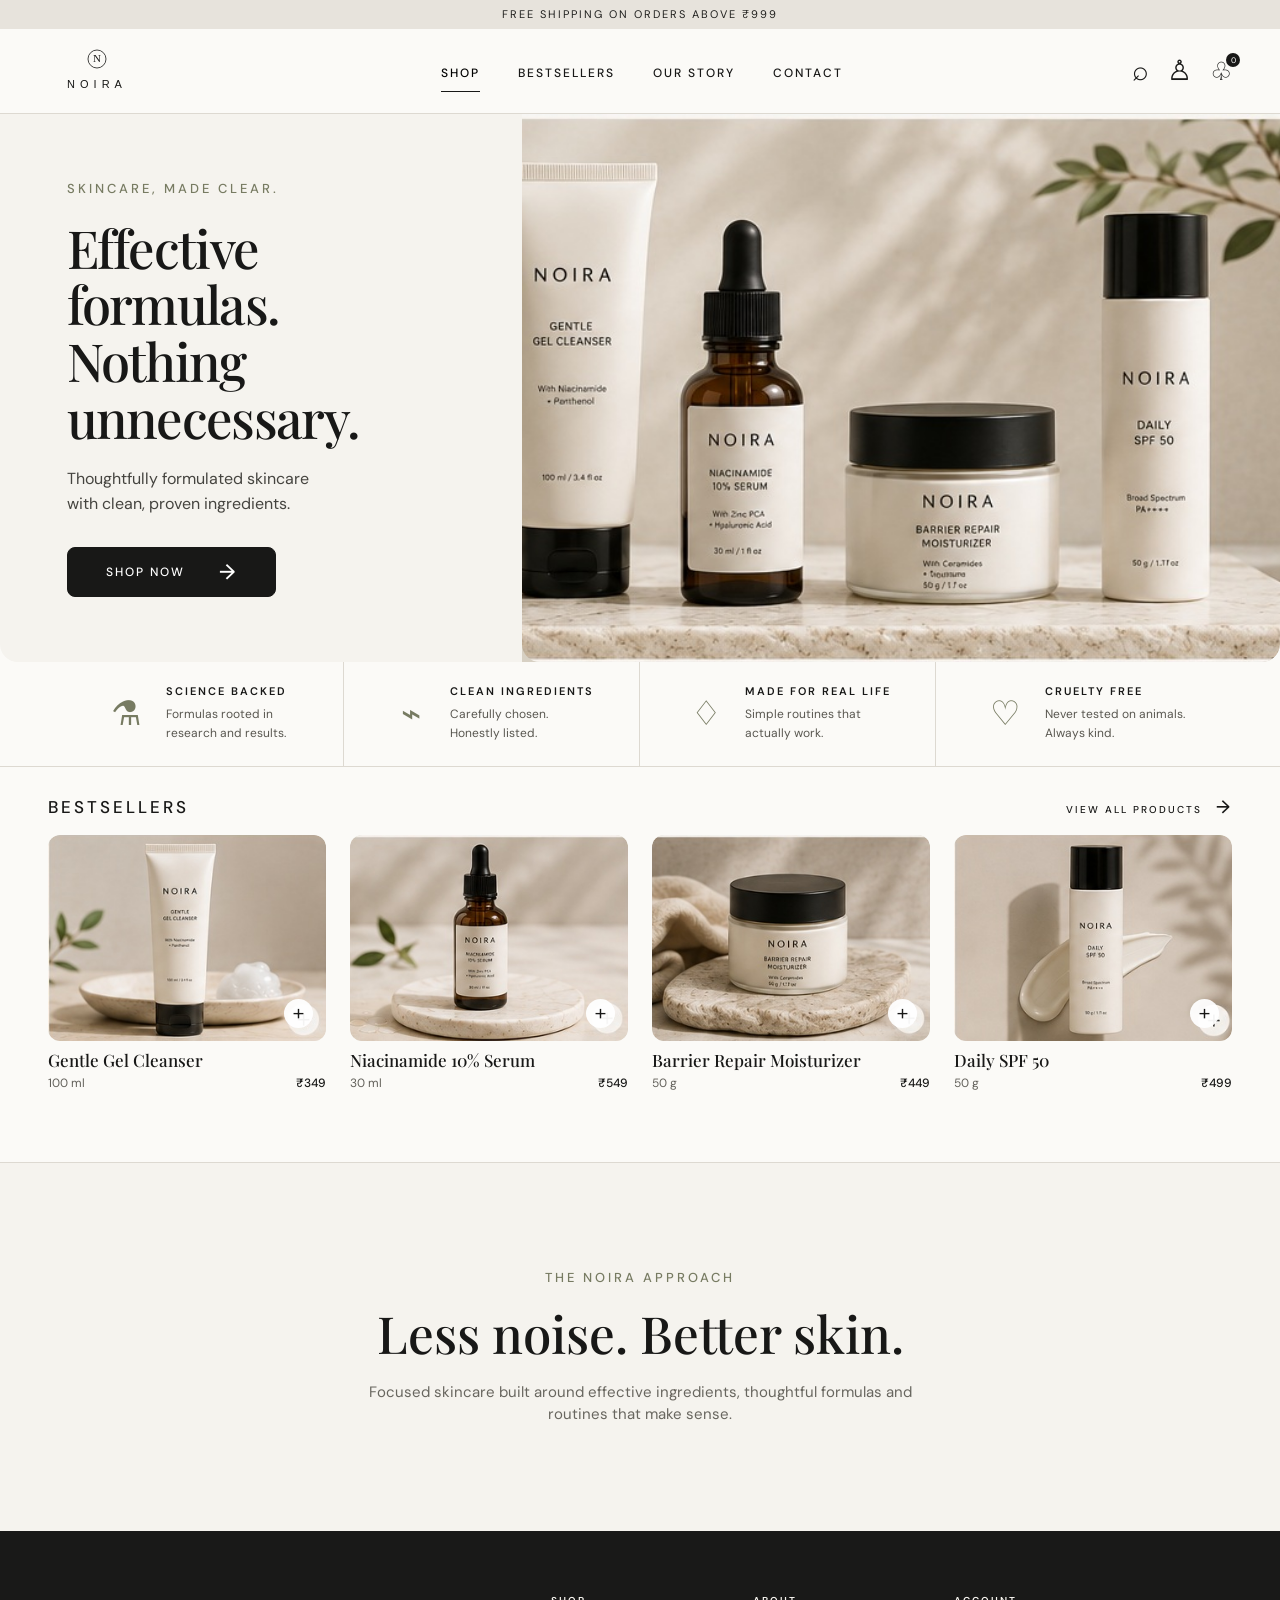
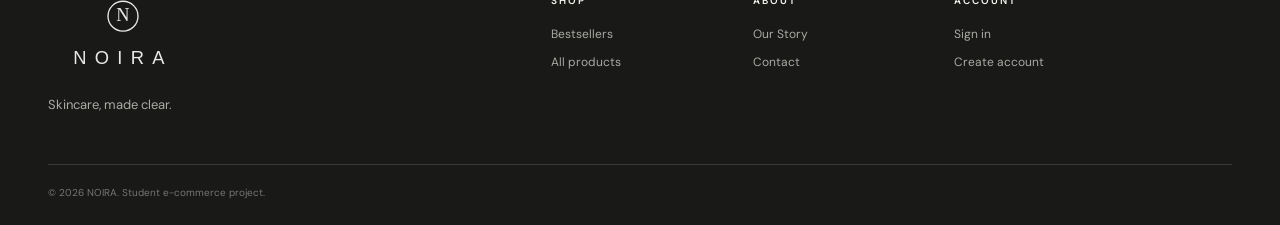
<file: index.html>
<!doctype html>
<html lang="en">
<head>
  <meta charset="utf-8">
  <meta name="viewport" content="width=device-width, initial-scale=1">
  <title>NOIRA — Skincare, made clear.</title>

  <!-- Bootstrap 5 -->
  <link href="https://cdn.jsdelivr.net/npm/bootstrap@5.3.3/dist/css/bootstrap.min.css" rel="stylesheet">

  <!-- Google Fonts -->
  <link rel="preconnect" href="https://fonts.googleapis.com">
  <link rel="preconnect" href="https://fonts.gstatic.com" crossorigin>
  <link href="https://fonts.googleapis.com/css2?family=DM+Sans:wght@400;500;600;700&family=Playfair+Display:wght@500;600&display=swap" rel="stylesheet">

  <link rel="stylesheet" href="style.css">
  <link rel="icon" type="image/svg+xml" href="assets/noira-favicon.svg">
</head>

<body>

  <!-- TOP ANNOUNCEMENT -->
  <div class="announcement">
    FREE SHIPPING ON ORDERS ABOVE ₹999
  </div>

  <!-- NAVBAR -->
  <nav class="navbar navbar-expand-lg noira-navbar">
    <div class="container-fluid px-4 px-lg-5">

      <a class="navbar-brand noira-logo" href="index.html" aria-label="NOIRA home"><img src="assets/noira-logo.svg" alt="NOIRA"></a>

      <button class="navbar-toggler border-0 shadow-none" type="button"
              data-bs-toggle="collapse" data-bs-target="#mainNav"
              aria-controls="mainNav" aria-expanded="false" aria-label="Toggle navigation">
        <span class="navbar-toggler-icon"></span>
      </button>

      <div class="collapse navbar-collapse" id="mainNav">

        <ul class="navbar-nav mx-auto gap-lg-4">
          <li class="nav-item">
            <a class="nav-link active" href="#shop">Shop</a>
          </li>
          <li class="nav-item">
            <a class="nav-link" href="#bestsellers">Bestsellers</a>
          </li>
          <li class="nav-item">
            <a class="nav-link" href="about.html">Our Story</a>
          </li>
          <li class="nav-item">
            <a class="nav-link" href="contact.html">Contact</a>
          </li>
        </ul>

        <div class="nav-actions">
          <button class="nav-icon" aria-label="Search">⌕</button>
          <a class="nav-icon" href="signin.html" aria-label="Account">♙</a>
          <button class="nav-icon bag-icon" aria-label="Shopping bag">
            ♧<span class="bag-count">0</span>
          </button>
        </div>

      </div>
    </div>
  </nav>

  <!-- HERO -->
  <header class="hero">

    <div class="hero-copy">
      <div class="eyebrow">SKINCARE, MADE CLEAR.</div>

      <h1>
        Effective formulas.<br>
        Nothing unnecessary.
      </h1>

      <p>
        Thoughtfully formulated skincare<br class="desktop-break">
        with clean, proven ingredients.
      </p>

      <a href="#bestsellers" class="btn-noira">
        SHOP NOW <span>→</span>
      </a>
    </div>

    <div class="hero-image">
      <img src="assets/noira-hero.jpg" alt="NOIRA skincare collection">
    </div>

  </header>

  <!-- VALUES -->
  <section class="values">
    <div class="container-fluid px-4 px-lg-5">
      <div class="row g-0">

        <div class="col-12 col-md-6 col-lg-3 value">
          <div class="value-icon">⚗</div>
          <div>
            <h3>SCIENCE BACKED</h3>
            <p>Formulas rooted in<br>research and results.</p>
          </div>
        </div>

        <div class="col-12 col-md-6 col-lg-3 value">
          <div class="value-icon">⌁</div>
          <div>
            <h3>CLEAN INGREDIENTS</h3>
            <p>Carefully chosen.<br>Honestly listed.</p>
          </div>
        </div>

        <div class="col-12 col-md-6 col-lg-3 value">
          <div class="value-icon">♢</div>
          <div>
            <h3>MADE FOR REAL LIFE</h3>
            <p>Simple routines that<br>actually work.</p>
          </div>
        </div>

        <div class="col-12 col-md-6 col-lg-3 value">
          <div class="value-icon">♡</div>
          <div>
            <h3>CRUELTY FREE</h3>
            <p>Never tested on animals.<br>Always kind.</p>
          </div>
        </div>

      </div>
    </div>
  </section>

  <!-- BESTSELLERS -->
  <section class="bestsellers" id="bestsellers">
    <div class="container-fluid px-4 px-lg-5">

      <div class="section-top">
        <h2>BESTSELLERS</h2>
        <a href="#shop">VIEW ALL PRODUCTS <span>→</span></a>
      </div>

      <div class="row g-4">

        <div class="col-12 col-sm-6 col-xl-3">
          <article class="product-card">
            <div class="product-image">
              <img src="assets/product-1.jpg" alt="Gentle Gel Cleanser">
              <button class="add-btn" aria-label="Add Gentle Gel Cleanser">+</button>
            </div>
            <div class="product-info">
              <h3>Gentle Gel Cleanser</h3>
              <div class="product-meta">
                <span>100 ml</span>
                <strong>₹349</strong>
              </div>
            </div>
          </article>
        </div>

        <div class="col-12 col-sm-6 col-xl-3">
          <article class="product-card">
            <div class="product-image">
              <img src="assets/product-2.jpg" alt="Niacinamide 10% Serum">
              <button class="add-btn" aria-label="Add Niacinamide 10% Serum">+</button>
            </div>
            <div class="product-info">
              <h3>Niacinamide 10% Serum</h3>
              <div class="product-meta">
                <span>30 ml</span>
                <strong>₹549</strong>
              </div>
            </div>
          </article>
        </div>

        <div class="col-12 col-sm-6 col-xl-3">
          <article class="product-card">
            <div class="product-image">
              <img src="assets/product-3.jpg" alt="Barrier Repair Moisturizer">
              <button class="add-btn" aria-label="Add Barrier Repair Moisturizer">+</button>
            </div>
            <div class="product-info">
              <h3>Barrier Repair Moisturizer</h3>
              <div class="product-meta">
                <span>50 g</span>
                <strong>₹449</strong>
              </div>
            </div>
          </article>
        </div>

        <div class="col-12 col-sm-6 col-xl-3">
          <article class="product-card">
            <div class="product-image">
              <img src="assets/product-4.jpg" alt="Daily SPF 50">
              <button class="add-btn" aria-label="Add Daily SPF 50">+</button>
            </div>
            <div class="product-info">
              <h3>Daily SPF 50</h3>
              <div class="product-meta">
                <span>50 g</span>
                <strong>₹499</strong>
              </div>
            </div>
          </article>
        </div>

      </div>
    </div>
  </section>

  <!-- SMALL INTRO SECTION -->
  <section class="intro-section" id="shop">
    <div class="container">
      <div class="row justify-content-center text-center">
        <div class="col-lg-8">
          <div class="eyebrow">THE NOIRA APPROACH</div>
          <h2>Less noise. Better skin.</h2>
          <p>
            Focused skincare built around effective ingredients,
            thoughtful formulas and routines that make sense.
          </p>
        </div>
      </div>
    </div>
  </section>

  <!-- FOOTER -->
  <footer>
    <div class="container-fluid px-4 px-lg-5">
      <div class="row gy-5">

        <div class="col-lg-5">
          <div class="footer-logo"><img src="assets/noira-logo.svg" alt="NOIRA — Skincare, made clear."></div>
          <p>Skincare, made clear.</p>
        </div>

        <div class="col-6 col-lg-2">
          <h4>SHOP</h4>
          <a href="#bestsellers">Bestsellers</a>
          <a href="#shop">All products</a>
        </div>

        <div class="col-6 col-lg-2">
          <h4>ABOUT</h4>
          <a href="about.html">Our Story</a>
          <a href="contact.html">Contact</a>
        </div>

        <div class="col-12 col-lg-3">
          <h4>ACCOUNT</h4>
          <a href="signin.html">Sign in</a>
          <a href="signup.html">Create account</a>
        </div>

      </div>

      <div class="footer-bottom">
        © 2026 NOIRA. Student e-commerce project.
      </div>
    </div>
  </footer>

  <script src="https://cdn.jsdelivr.net/npm/bootstrap@5.3.3/dist/js/bootstrap.bundle.min.js"></script>

</body>
</html>
</file>
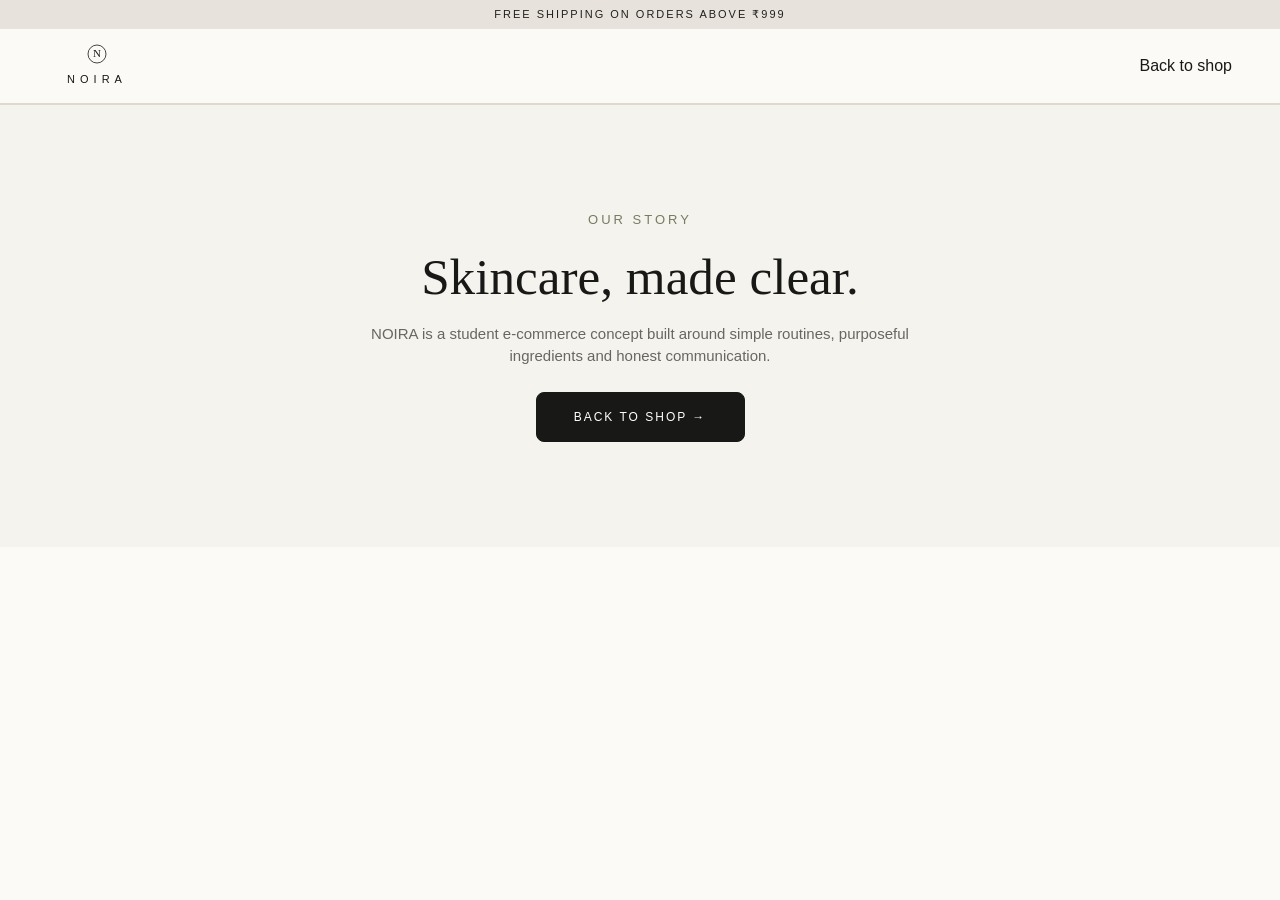
<file: about.html>
<!doctype html><html lang="en"><head>
<meta charset="utf-8"><meta name="viewport" content="width=device-width,initial-scale=1">
<title>Our Story — NOIRA</title><link href="https://cdn.jsdelivr.net/npm/bootstrap@5.3.3/dist/css/bootstrap.min.css" rel="stylesheet"><link rel="stylesheet" href="style.css">
  <link rel="icon" type="image/svg+xml" href="assets/noira-favicon.svg"></head>
<body><div class="announcement">FREE SHIPPING ON ORDERS ABOVE ₹999</div>
<nav class="navbar noira-navbar"><div class="container-fluid px-4 px-lg-5"><a class="navbar-brand noira-logo" href="index.html" aria-label="NOIRA home"><img src="assets/noira-logo.svg" alt="NOIRA"></a><a href="index.html" class="nav-link ms-auto">Back to shop</a></div></nav>
<section class="intro-section min-vh-75 d-flex align-items-center"><div class="container text-center"><div class="eyebrow">OUR STORY</div><h2>Skincare, made clear.</h2><p>NOIRA is a student e-commerce concept built around simple routines, purposeful ingredients and honest communication.</p><a href="index.html" class="btn-noira mt-4">BACK TO SHOP →</a></div></section>
</body></html>
</file>
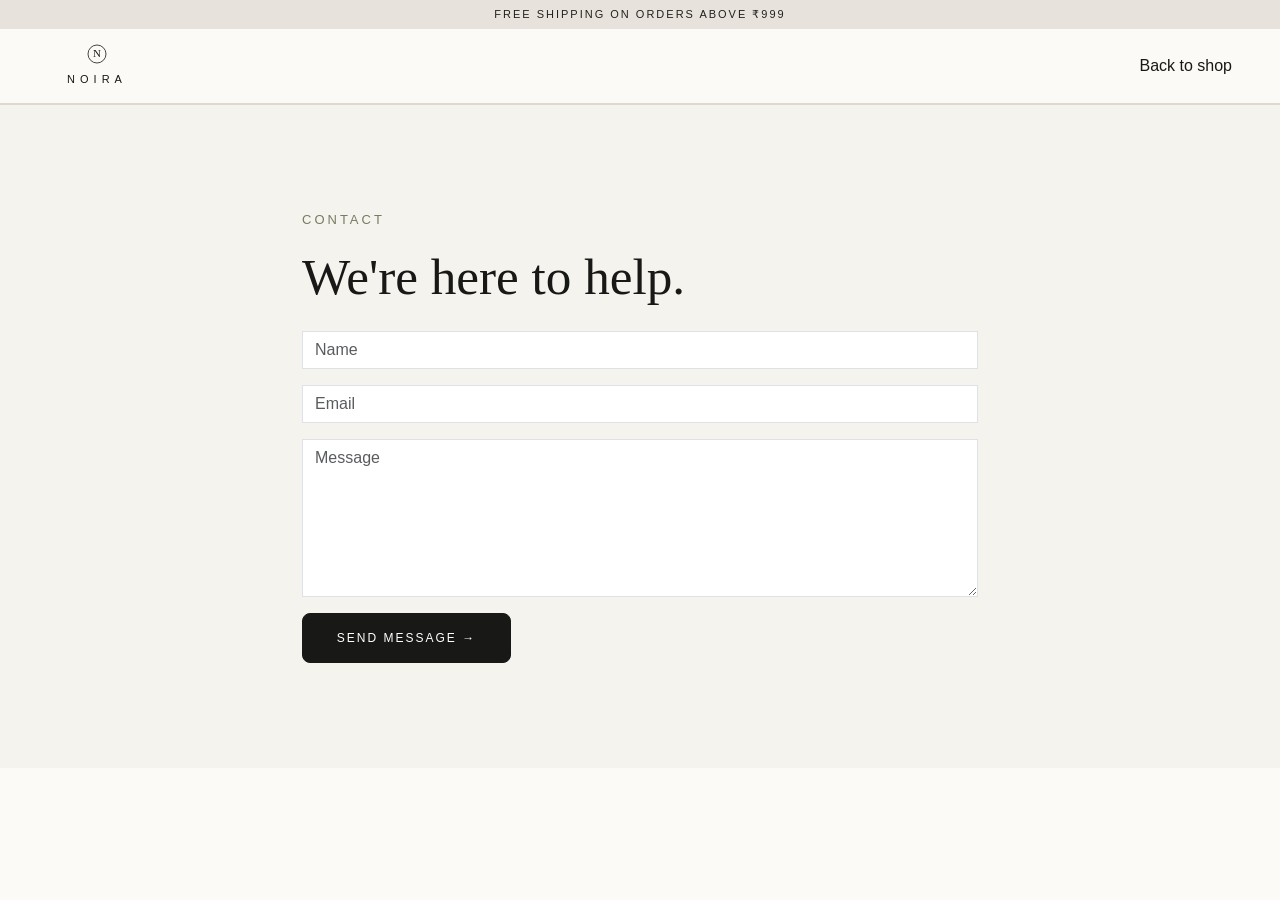
<file: contact.html>
<!doctype html><html lang="en"><head>
<meta charset="utf-8"><meta name="viewport" content="width=device-width,initial-scale=1">
<title>Contact — NOIRA</title><link href="https://cdn.jsdelivr.net/npm/bootstrap@5.3.3/dist/css/bootstrap.min.css" rel="stylesheet"><link rel="stylesheet" href="style.css">
  <link rel="icon" type="image/svg+xml" href="assets/noira-favicon.svg"></head>
<body><div class="announcement">FREE SHIPPING ON ORDERS ABOVE ₹999</div>
<nav class="navbar noira-navbar"><div class="container-fluid px-4 px-lg-5"><a class="navbar-brand noira-logo" href="index.html" aria-label="NOIRA home"><img src="assets/noira-logo.svg" alt="NOIRA"></a><a href="index.html" class="nav-link ms-auto">Back to shop</a></div></nav>
<section class="intro-section"><div class="container" style="max-width:700px"><div class="eyebrow">CONTACT</div><h2>We're here to help.</h2><form class="mt-4"><input class="form-control rounded-0 mb-3" placeholder="Name" required><input type="email" class="form-control rounded-0 mb-3" placeholder="Email" required><textarea class="form-control rounded-0 mb-3" rows="6" placeholder="Message" required></textarea><button class="btn-noira" type="submit">SEND MESSAGE →</button></form></div></section>
</body></html>
</file>
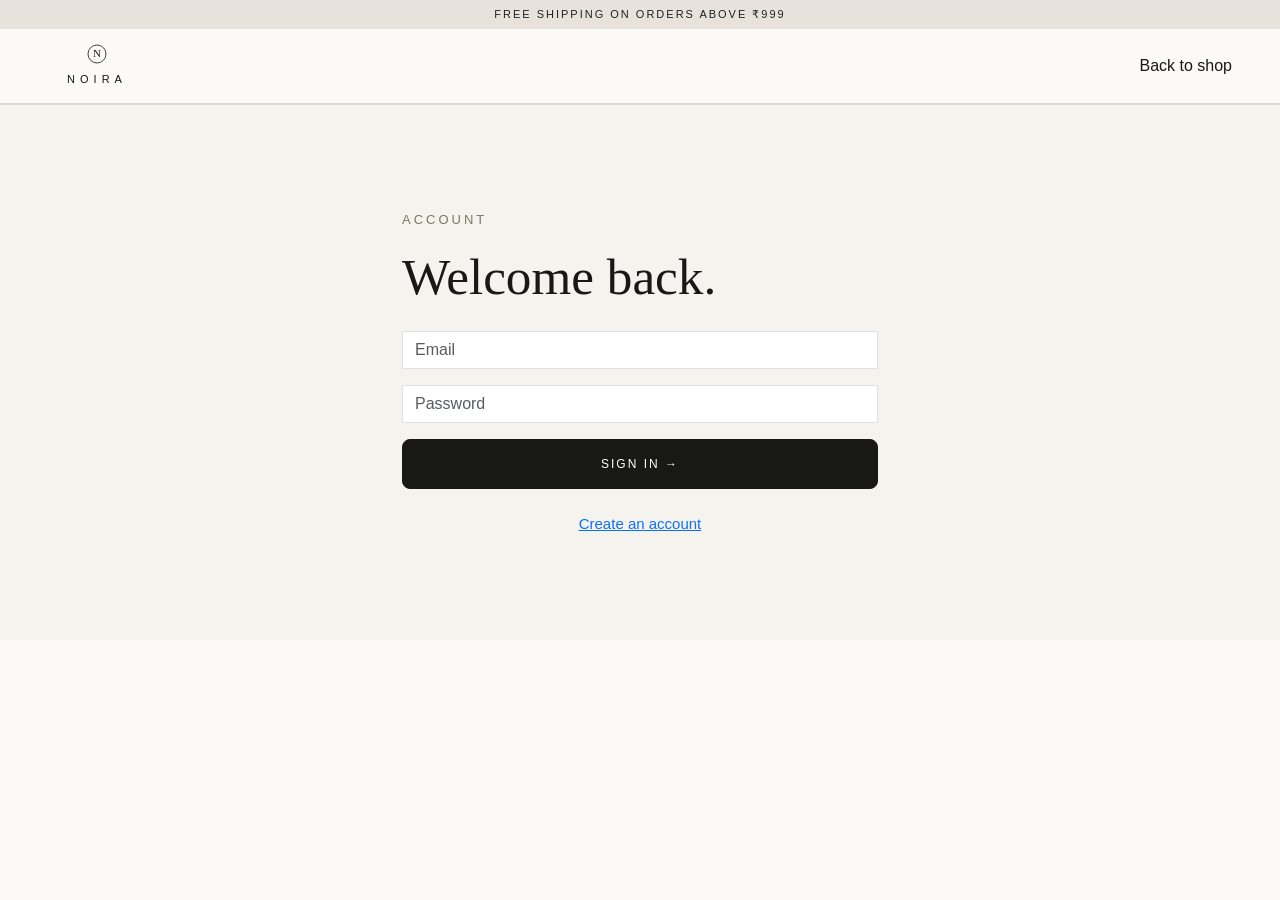
<file: signin.html>
<!doctype html><html lang="en"><head>
<meta charset="utf-8"><meta name="viewport" content="width=device-width,initial-scale=1">
<title>Sign in — NOIRA</title><link href="https://cdn.jsdelivr.net/npm/bootstrap@5.3.3/dist/css/bootstrap.min.css" rel="stylesheet"><link rel="stylesheet" href="style.css">
  <link rel="icon" type="image/svg+xml" href="assets/noira-favicon.svg"></head>
<body><div class="announcement">FREE SHIPPING ON ORDERS ABOVE ₹999</div>
<nav class="navbar noira-navbar"><div class="container-fluid px-4 px-lg-5"><a class="navbar-brand noira-logo" href="index.html" aria-label="NOIRA home"><img src="assets/noira-logo.svg" alt="NOIRA"></a><a href="index.html" class="nav-link ms-auto">Back to shop</a></div></nav>
<section class="intro-section min-vh-75"><div class="container" style="max-width:500px"><div class="eyebrow">ACCOUNT</div><h2>Welcome back.</h2><form class="mt-4"><input type="email" class="form-control rounded-0 mb-3" placeholder="Email" required><input type="password" class="form-control rounded-0 mb-3" placeholder="Password" required><button class="btn-noira w-100" type="submit">SIGN IN →</button></form><p class="mt-4 text-center"><a href="signup.html">Create an account</a></p></div></section>
</body></html>
</file>
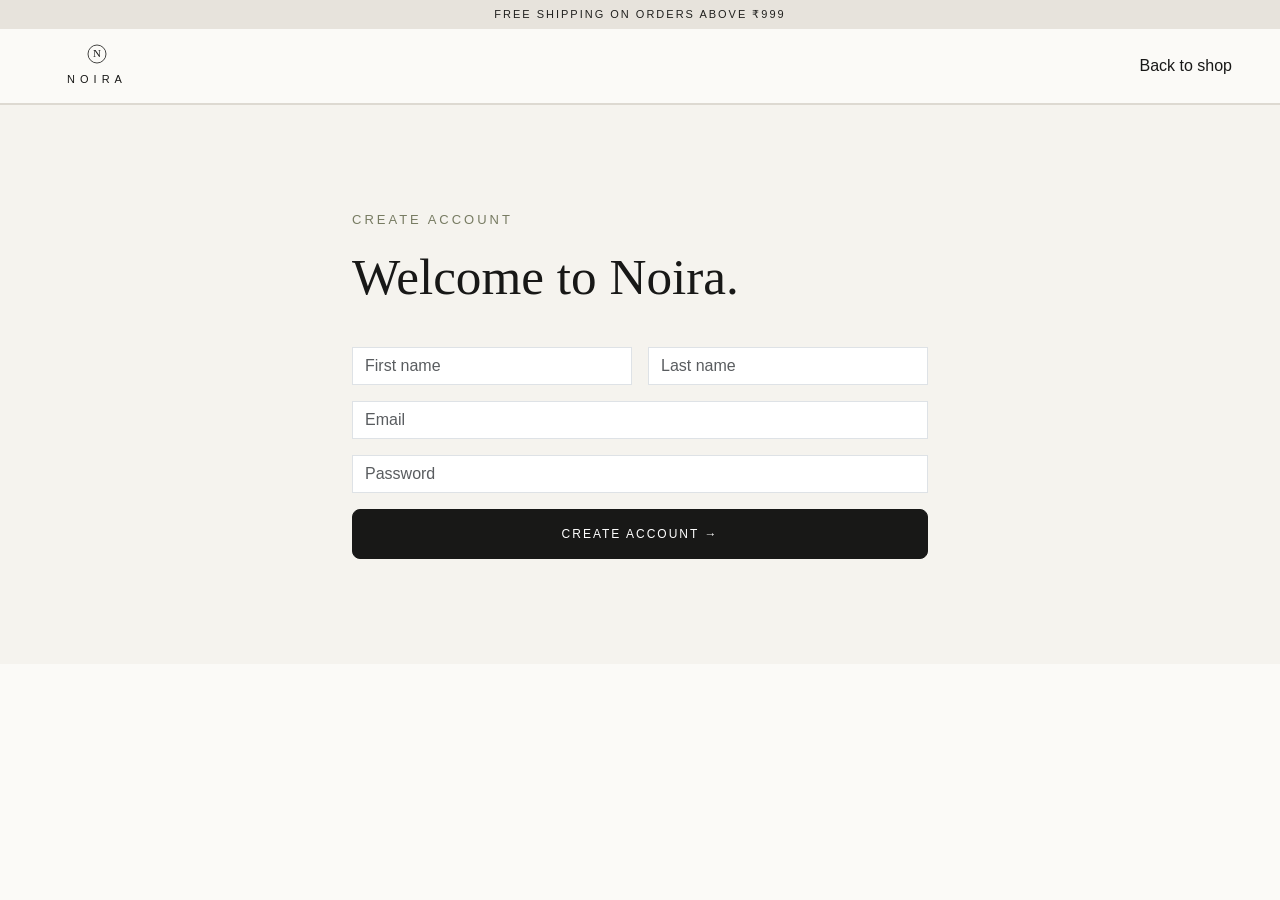
<file: signup.html>
<!doctype html><html lang="en"><head>
<meta charset="utf-8"><meta name="viewport" content="width=device-width,initial-scale=1">
<title>Create account — NOIRA</title><link href="https://cdn.jsdelivr.net/npm/bootstrap@5.3.3/dist/css/bootstrap.min.css" rel="stylesheet"><link rel="stylesheet" href="style.css">
  <link rel="icon" type="image/svg+xml" href="assets/noira-favicon.svg"></head>
<body><div class="announcement">FREE SHIPPING ON ORDERS ABOVE ₹999</div>
<nav class="navbar noira-navbar"><div class="container-fluid px-4 px-lg-5"><a class="navbar-brand noira-logo" href="index.html" aria-label="NOIRA home"><img src="assets/noira-logo.svg" alt="NOIRA"></a><a href="index.html" class="nav-link ms-auto">Back to shop</a></div></nav>
<section class="intro-section"><div class="container" style="max-width:600px"><div class="eyebrow">CREATE ACCOUNT</div><h2>Welcome to Noira.</h2><form class="mt-4 row g-3"><div class="col-md-6"><input class="form-control rounded-0" placeholder="First name" required></div><div class="col-md-6"><input class="form-control rounded-0" placeholder="Last name" required></div><div class="col-12"><input type="email" class="form-control rounded-0" placeholder="Email" required></div><div class="col-12"><input type="password" class="form-control rounded-0" placeholder="Password" required></div><div class="col-12"><button class="btn-noira w-100" type="submit">CREATE ACCOUNT →</button></div></form></div></section>
</body></html>
</file>
<file: style.css>
* {
  box-sizing: border-box;
}

:root {
  --cream: #f5f3ee;
  --white: #fbfaf7;
  --warm: #e8e2d8;
  --text: #181817;
  --muted: #68665f;
  --line: #ddd9d1;
  --olive: #777b62;
}

html {
  scroll-behavior: smooth;
}

body {
  margin: 0;
  color: var(--text);
  background: var(--white);
  font-family: "DM Sans", sans-serif;
}

/* ---------------- TOP BAR ---------------- */

.announcement {
  height: 29px;
  display: flex;
  align-items: center;
  justify-content: center;
  background: #e7e3dc;
  color: #20201e;
  font-size: 11px;
  letter-spacing: 2px;
  text-transform: uppercase;
}

/* ---------------- NAVBAR ---------------- */

.noira-navbar {
  min-height: 73px;
  background: rgba(251, 250, 247, 0.98);
  border-bottom: 1px solid var(--line);
}

.noira-logo {
  color: var(--text);
  font-size: 31px;
  font-weight: 400;
  letter-spacing: 10px;
  margin-right: 30px;
}

.navbar-nav .nav-link {
  position: relative;
  padding: 27px 7px 23px !important;
  color: var(--text);
  font-size: 12px;
  font-weight: 500;
  letter-spacing: 2px;
  text-transform: uppercase;
}

.navbar-nav .nav-link::after {
  content: "";
  position: absolute;
  left: 7px;
  right: 7px;
  bottom: 13px;
  height: 1px;
  background: var(--text);
  transform: scaleX(0);
  transition: transform .2s ease;
}

.navbar-nav .nav-link:hover::after,
.navbar-nav .nav-link.active::after {
  transform: scaleX(1);
}

.nav-actions {
  display: flex;
  align-items: center;
  gap: 18px;
}

.nav-icon {
  position: relative;
  border: 0;
  background: transparent;
  color: var(--text);
  font-size: 28px;
  line-height: 1;
  padding: 0;
  text-decoration: none;
}

.bag-icon {
  font-size: 25px;
}

.bag-count {
  position: absolute;
  top: -6px;
  right: -8px;
  width: 14px;
  height: 14px;
  border-radius: 50%;
  background: var(--text);
  color: white;
  font-size: 8px;
  display: flex;
  align-items: center;
  justify-content: center;
}

/* ---------------- HERO ---------------- */

.hero {
  display: grid;
  grid-template-columns: 40.8% 59.2%;
  min-height: 438px;
  background: var(--cream);
}

.hero-copy {
  display: flex;
  flex-direction: column;
  align-items: flex-start;
  justify-content: center;
  padding: 65px 5.2vw;
}

.eyebrow {
  color: var(--olive);
  font-size: 13px;
  font-weight: 500;
  letter-spacing: 3px;
  text-transform: uppercase;
}

.hero-copy h1 {
  max-width: 570px;
  margin: 20px 0 22px;
  font-family: "Playfair Display", serif;
  font-size: clamp(42px, 4.1vw, 68px);
  font-weight: 500;
  line-height: 1.08;
  letter-spacing: -1.7px;
}

.hero-copy p {
  margin: 0 0 30px;
  color: #45443f;
  font-size: 16px;
  line-height: 1.55;
}

.btn-noira {
  display: inline-flex;
  align-items: center;
  gap: 34px;
  min-width: 209px;
  justify-content: center;
  padding: 15px 20px;
  border: 1px solid var(--text);
  background: var(--text);
  color: #fff;
  font-size: 12px;
  font-weight: 500;
  letter-spacing: 2px;
  text-decoration: none;
  transition: .2s ease;
}

.btn-noira span {
  font-size: 21px;
  line-height: 10px;
}

.btn-noira:hover {
  background: transparent;
  color: var(--text);
}

.hero-image {
  overflow: hidden;
  background: #d7d0c3;
}

.hero-image img {
  width: 100%;
  height: 100%;
  min-height: 438px;
  object-fit: cover;
  object-position: center;
  display: block;
}

/* ---------------- VALUES ---------------- */

.values {
  background: var(--white);
  border-bottom: 1px solid var(--line);
}

.value {
  min-height: 104px;
  display: flex;
  align-items: center;
  justify-content: center;
  gap: 18px;
  border-right: 1px solid var(--line);
}

.value:last-child {
  border-right: 0;
}

.value-icon {
  width: 43px;
  color: var(--olive);
  font-size: 34px;
  font-family: serif;
  text-align: center;
}

.value h3 {
  margin: 0 0 7px;
  font-size: 11px;
  font-weight: 600;
  letter-spacing: 2px;
}

.value p {
  margin: 0;
  color: #595750;
  font-size: 12px;
  line-height: 1.55;
}

/* ---------------- BESTSELLERS ---------------- */

.bestsellers {
  padding: 27px 0 70px;
  background: var(--white);
}

.section-top {
  display: flex;
  justify-content: space-between;
  align-items: center;
  margin-bottom: 14px;
}

.section-top h2 {
  margin: 0;
  font-size: 17px;
  font-weight: 500;
  letter-spacing: 3px;
}

.section-top a {
  color: var(--text);
  font-size: 10px;
  font-weight: 500;
  letter-spacing: 2px;
  text-decoration: none;
}

.section-top a span {
  margin-left: 9px;
  font-size: 18px;
}

.product-image {
  position: relative;
  overflow: hidden;
  background: var(--warm);
  aspect-ratio: 1.35 / 1;
}

.product-image img {
  width: 100%;
  height: 100%;
  object-fit: cover;
  display: block;
  transition: transform .45s ease;
}

.product-card:hover .product-image img {
  transform: scale(1.025);
}

.add-btn {
  position: absolute;
  right: 13px;
  bottom: 13px;
  width: 29px;
  height: 29px;
  border: 0;
  border-radius: 50%;
  background: rgba(255,255,255,.94);
  color: var(--text);
  font-size: 22px;
  font-weight: 300;
  line-height: 1;
}

.product-info {
  padding-top: 8px;
}

.product-info h3 {
  margin: 0 0 2px;
  font-family: "Playfair Display", serif;
  font-size: 17px;
  font-weight: 500;
  line-height: 1.35;
}

.product-meta {
  display: flex;
  align-items: center;
  justify-content: space-between;
  color: #62605a;
  font-size: 12px;
}

.product-meta strong {
  color: var(--text);
  font-weight: 500;
}

/* ---------------- INTRO ---------------- */

.intro-section {
  padding: 105px 0;
  background: var(--cream);
  border-top: 1px solid var(--line);
}

.intro-section h2 {
  margin: 16px 0;
  font-family: "Playfair Display", serif;
  font-size: clamp(35px, 4vw, 55px);
  font-weight: 500;
}

.intro-section p {
  max-width: 560px;
  margin: 0 auto;
  color: var(--muted);
  font-size: 15px;
}

/* ---------------- FOOTER ---------------- */

footer {
  padding: 65px 0 25px;
  background: #191918;
  color: white;
}

.footer-logo {
  font-size: 28px;
  letter-spacing: 8px;
}

footer p {
  color: #a9a8a3;
  font-size: 13px;
}

footer h4 {
  margin-bottom: 18px;
  font-size: 10px;
  letter-spacing: 2px;
  font-weight: 600;
}

footer a {
  display: block;
  margin-bottom: 9px;
  color: #aaa9a4;
  font-size: 12px;
  text-decoration: none;
}

footer a:hover {
  color: white;
}

.footer-bottom {
  margin-top: 50px;
  padding-top: 20px;
  border-top: 1px solid #393936;
  color: #777672;
  font-size: 10px;
}

/* ---------------- RESPONSIVE ---------------- */

@media (max-width: 991px) {
  .noira-logo {
    font-size: 26px;
  }

  .navbar-nav {
    padding: 15px 0;
  }

  .navbar-nav .nav-link {
    padding: 12px 0 !important;
  }

  .navbar-nav .nav-link::after {
    display: none;
  }

  .nav-actions {
    padding-bottom: 18px;
  }

  .hero {
    grid-template-columns: 1fr;
  }

  .hero-copy {
    padding: 70px 7vw;
  }

  .hero-image {
    min-height: 430px;
  }

  .value {
    border-bottom: 1px solid var(--line);
  }

  .value:nth-child(2) {
    border-right: 0;
  }

  .value:nth-child(3),
  .value:nth-child(4) {
    border-bottom: 0;
  }
}

@media (max-width: 767px) {
  .announcement {
    font-size: 9px;
    letter-spacing: 1.4px;
  }

  .noira-logo {
    font-size: 23px;
    letter-spacing: 7px;
  }

  .hero-copy {
    padding: 60px 24px;
  }

  .hero-copy h1 {
    font-size: 43px;
    letter-spacing: -1px;
  }

  .desktop-break {
    display: none;
  }

  .hero-image,
  .hero-image img {
    min-height: 330px;
  }

  .value {
    min-height: 90px;
    justify-content: flex-start;
    padding: 18px 25px;
    border-right: 0;
    border-bottom: 1px solid var(--line) !important;
  }

  .value:last-child {
    border-bottom: 0 !important;
  }

  .bestsellers {
    padding-top: 24px;
  }

  .section-top a {
    display: none;
  }

  .product-image {
    aspect-ratio: 1.2 / 1;
  }

  .intro-section {
    padding: 75px 20px;
  }
}


/* --- SOFTER NOIRA CORNERS --- */
.hero-copy,
.hero-image {
  overflow: hidden;
}

.hero-image img {
  border-radius: 0 0 0 18px;
}

.btn-noira {
  border-radius: 8px;
}

.product-image {
  border-radius: 12px;
}

.product-image img {
  border-radius: 12px;
}

.add-btn {
  border-radius: 50%;
}

.intro-section {
  border-radius: 0;
}

@media (min-width: 992px) {
  .hero {
    border-radius: 0 0 18px 18px;
    overflow: hidden;
  }

  .hero-image {
    border-radius: 0 0 18px 0;
  }
}

@media (max-width: 991px) {
  .hero {
    border-radius: 0 0 18px 18px;
    overflow: hidden;
  }

  .hero-image img {
    border-radius: 0;
  }
}


/* --- FINAL NOIRA LOGO --- */
.noira-logo {
  display: inline-flex;
  align-items: center;
  width: 145px;
  margin-right: 30px;
}

.noira-logo img {
  display: block;
  width: 100%;
  height: auto;
  max-height: 62px;
  object-fit: contain;
}

@media (max-width: 991px) {
  .noira-logo {
    width: 122px;
    margin-right: 0;
  }

  .noira-logo img {
    max-height: 52px;
  }
}

.footer-logo img {
  width: 180px;
  max-width: 100%;
  height: auto;
  display: block;
  filter: invert(1);
}


/* --- NAVBAR LOGO: compact like the approved reference --- */
.noira-navbar .noira-logo {
  width: 104px;
  height: 54px;
  display: inline-flex;
  align-items: center;
  justify-content: flex-start;
  padding: 0;
  margin: 0;
}

.noira-navbar .noira-logo img {
  width: 100px;
  height: auto;
  max-height: 52px;
  object-fit: contain;
  display: block;
}

@media (max-width: 991px) {
  .noira-navbar .noira-logo {
    width: 94px;
    height: 50px;
  }

  .noira-navbar .noira-logo img {
    width: 90px;
    max-height: 48px;
  }
}


/* --- CRISP VECTOR NOIRA BRAND MARK --- */
.noira-navbar .noira-logo {
  width: 104px;
  height: 58px;
  display: inline-flex;
  align-items: center;
  justify-content: flex-start;
  padding: 0;
  margin: 0;
}

.noira-navbar .noira-logo img {
  width: 98px;
  height: 56px;
  display: block;
  object-fit: contain;
}

@media (max-width: 991px) {
  .noira-navbar .noira-logo {
    width: 94px;
    height: 52px;
  }

  .noira-navbar .noira-logo img {
    width: 88px;
    height: 50px;
  }
}


/* =========================================================
   FOOTER FIX
   ========================================================= */

footer {
  background: #191918;
  color: #f7f5ef;
  padding: 62px 0 25px;
}

.footer-logo {
  width: 150px;
  margin-bottom: 16px;
}

.footer-logo img {
  width: 100%;
  height: auto;
  display: block;
  filter: invert(1);
}

footer p {
  color: #aaa9a4;
  font-size: 13px;
  line-height: 1.6;
  margin: 0;
}

footer h4 {
  color: #f7f5ef;
  margin: 2px 0 18px;
  font-size: 10px;
  letter-spacing: 2px;
  font-weight: 600;
}

footer a {
  display: block;
  margin-bottom: 10px;
  color: #aaa9a4;
  font-size: 12px;
  text-decoration: none;
  transition: color .2s ease;
}

footer a:hover {
  color: #ffffff;
}

.footer-bottom {
  margin-top: 48px;
  padding-top: 20px;
  border-top: 1px solid #373735;
  color: #777672;
  font-size: 10px;
}

/* Keep the footer logo compact on smaller screens. */
@media (max-width: 767px) {
  footer {
    padding-top: 48px;
  }

  .footer-logo {
    width: 135px;
  }
}
</file>
